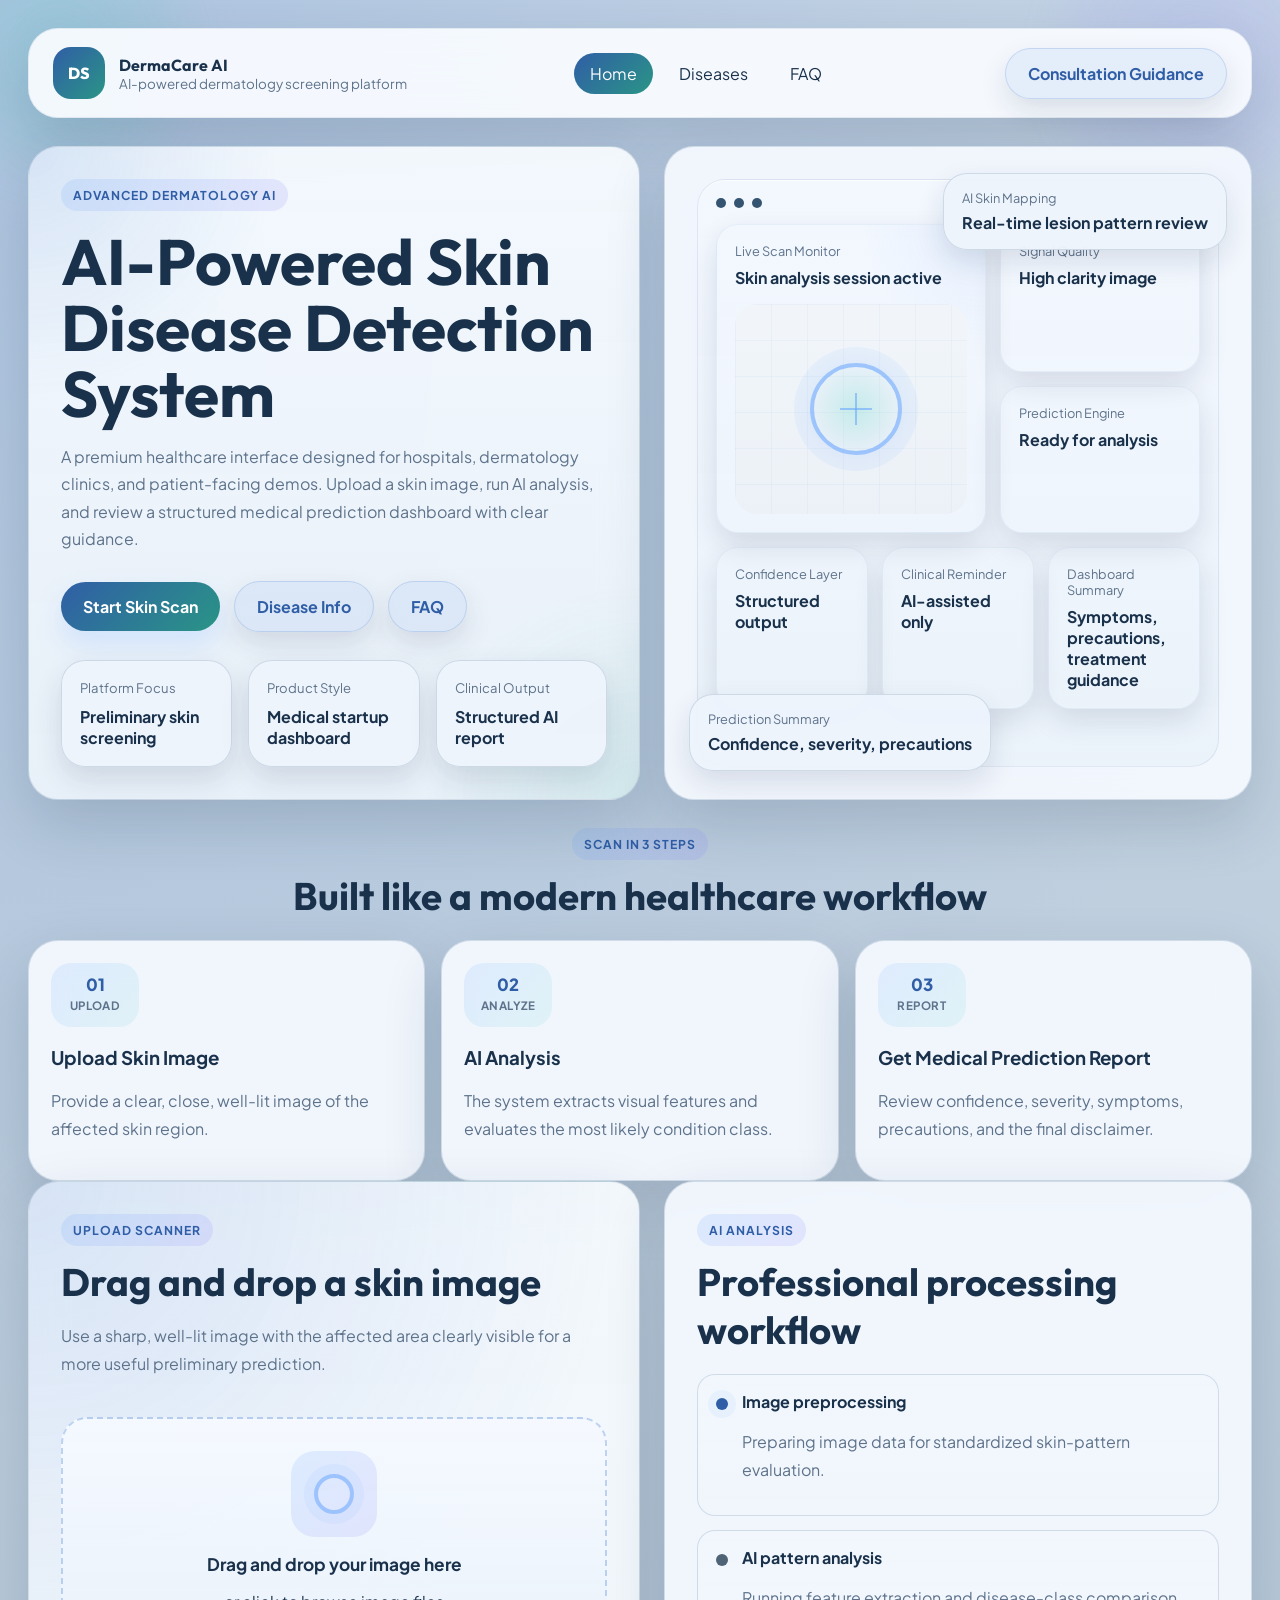
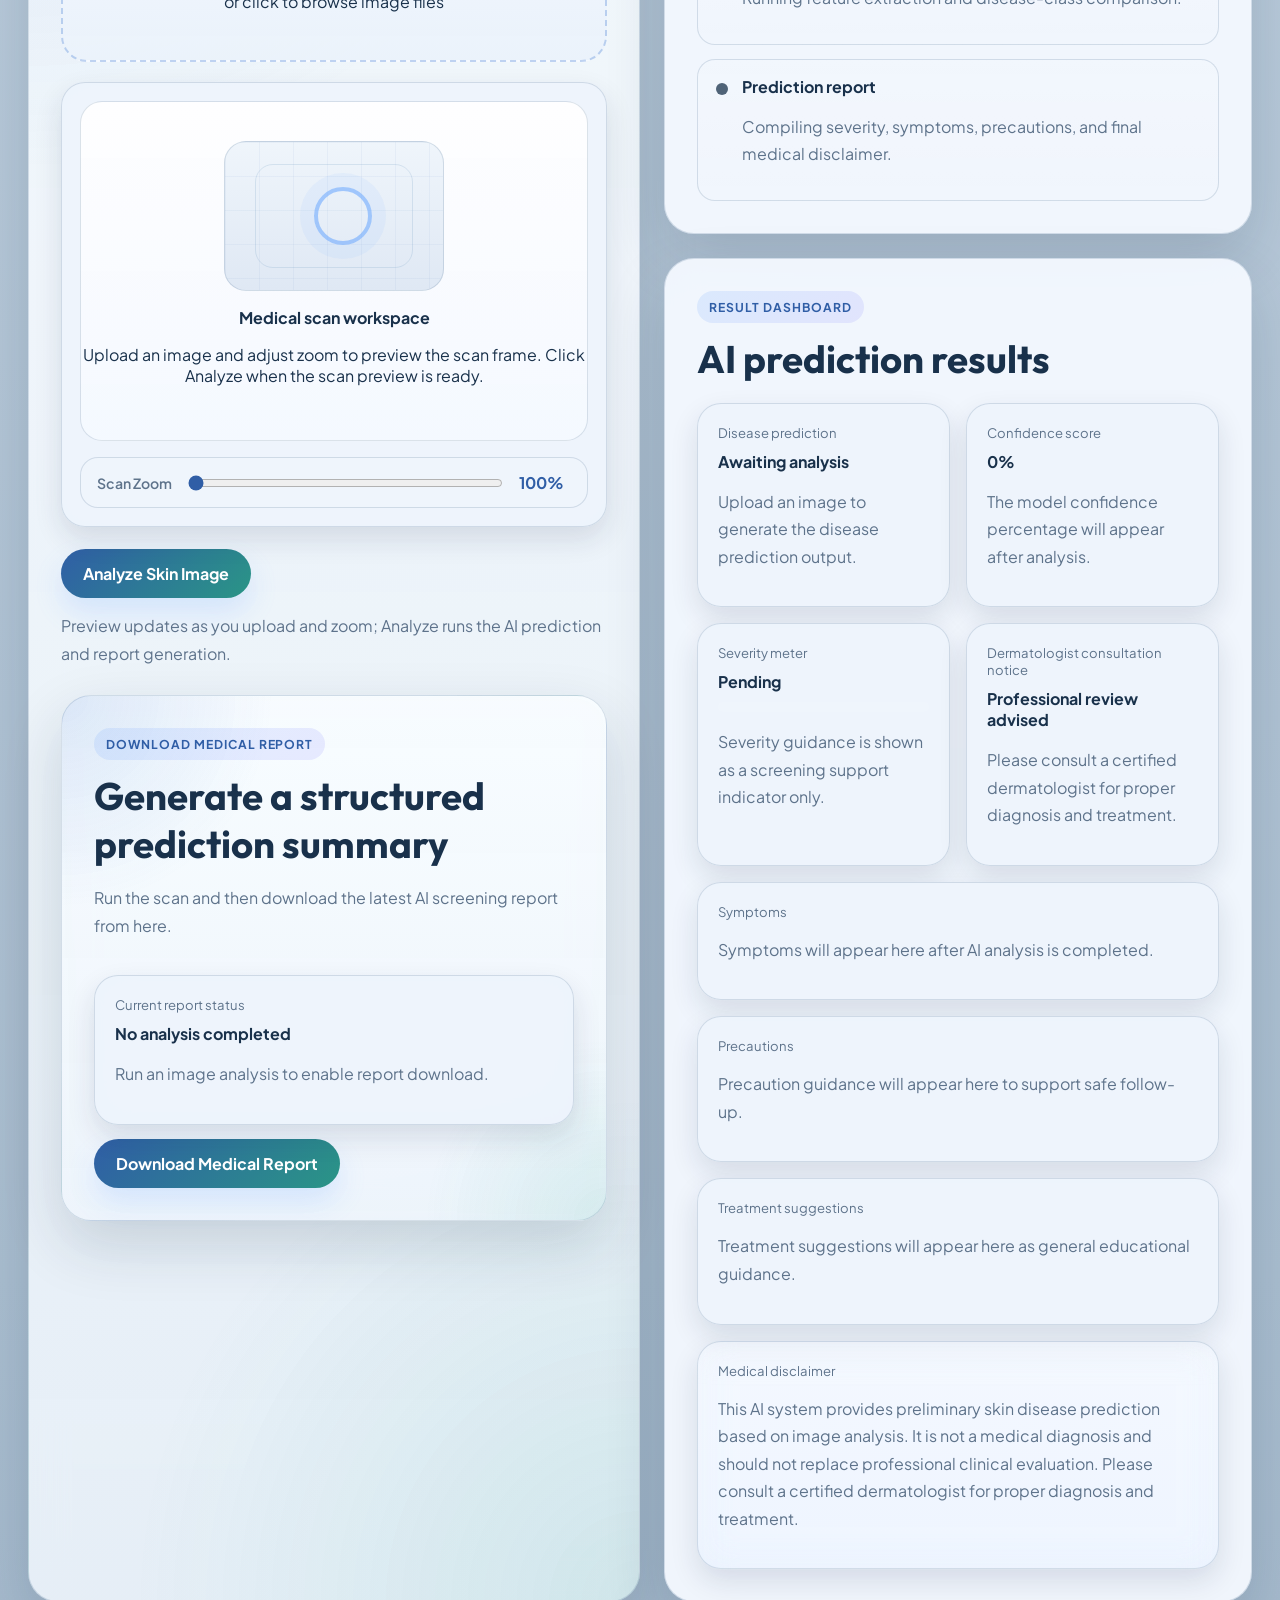
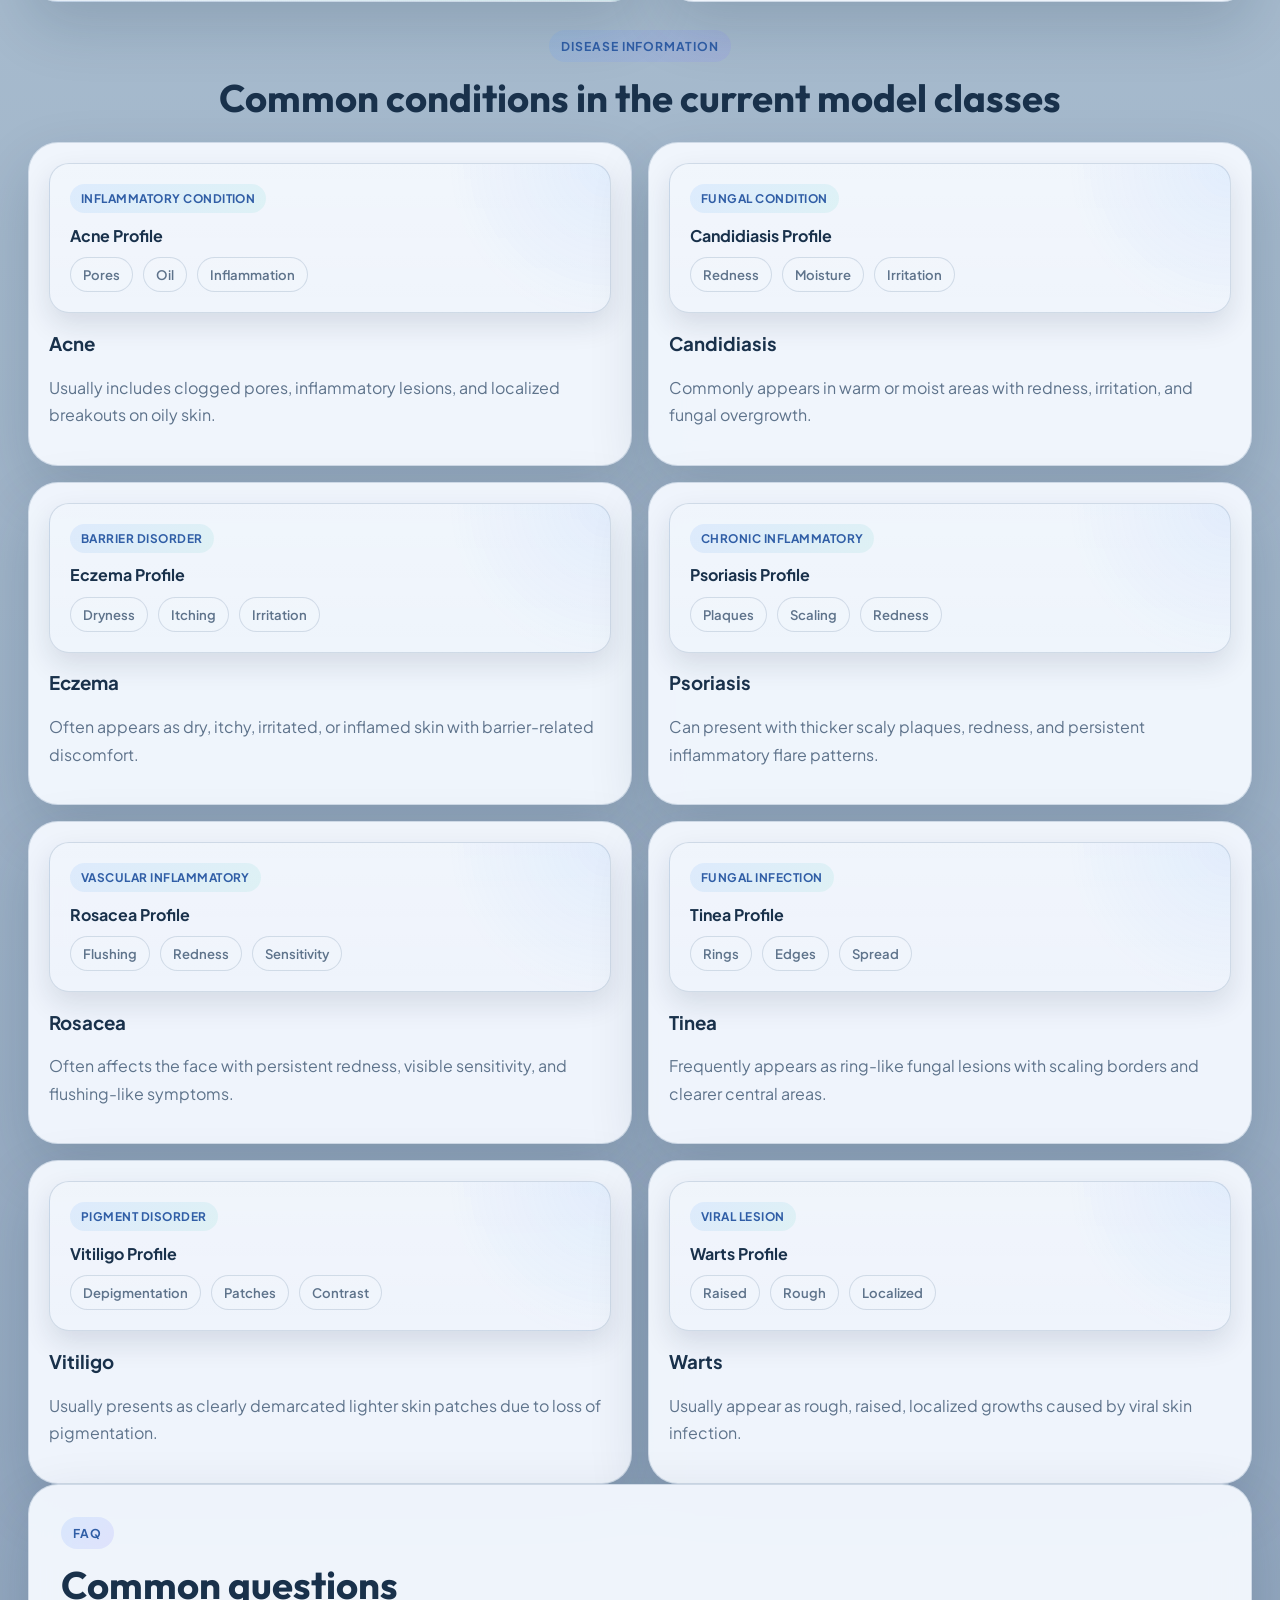
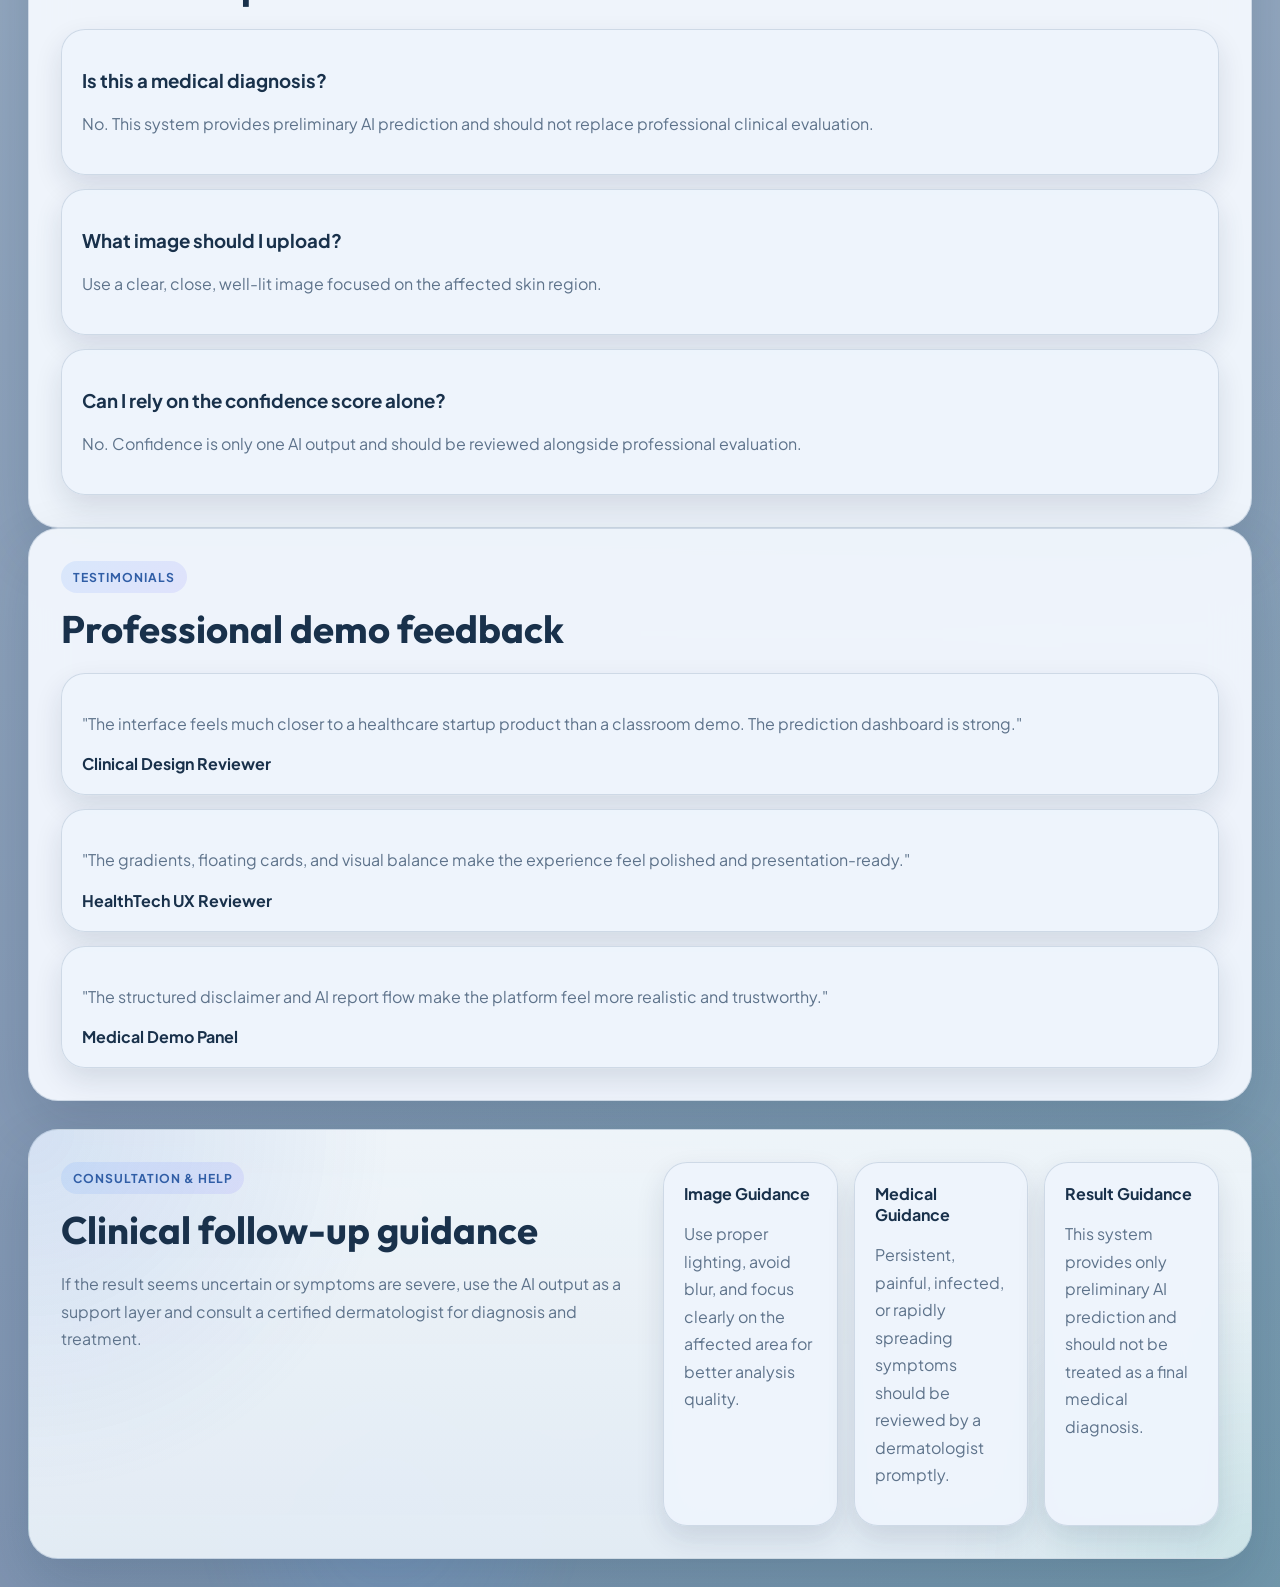
<file: templates/index.html>
<!DOCTYPE html>
<html lang="en">
<head>
<meta charset="UTF-8">
<meta name="viewport" content="width=device-width, initial-scale=1.0">
<title>DermaCare AI | Premium Skin Detection Platform</title>
<link rel="preconnect" href="https://fonts.googleapis.com">
<link rel="preconnect" href="https://fonts.gstatic.com" crossorigin>
<link href="https://fonts.googleapis.com/css2?family=Plus+Jakarta+Sans:wght@400;500;600;700;800&family=Outfit:wght@600;700;800&display=swap" rel="stylesheet">
<link rel="stylesheet" href="/static/css/style.css">
</head>
<body>
<div class="site-shell">
  <div class="ambient ambient-a"></div>
  <div class="ambient ambient-b"></div>
  <div class="ambient ambient-c"></div>

  <header class="topbar glass-panel">
    <a class="brand" href="/">
      <span class="brand-mark">DS</span>
      <div>
        <strong>DermaCare AI</strong>
        <span>AI-powered dermatology screening platform</span>
      </div>
    </a>

    <nav class="nav-links">
      <a class="active" href="/">Home</a>
      <a href="/diseases">Diseases</a>
      <a href="/faq">FAQ</a>
    </nav>

    <a class="btn btn-secondary nav-cta" href="#consultation">Consultation Guidance</a>
  </header>

  <main class="page-home">
    <section class="hero-section">
      <div class="hero-copy glass-panel gradient-panel">
        <span class="eyebrow">Advanced Dermatology AI</span>
        <h1>AI-Powered Skin Disease Detection System</h1>
        <p>
          A premium healthcare interface designed for hospitals, dermatology clinics, and patient-facing demos.
          Upload a skin image, run AI analysis, and review a structured medical prediction dashboard with clear guidance.
        </p>

        <div class="hero-actions">
          <a class="btn btn-primary" href="#scanner">Start Skin Scan</a>
          <a class="btn btn-secondary" href="/diseases">Disease Info</a>
          <a class="btn btn-secondary" href="/faq">FAQ</a>
        </div>

        <div class="hero-stats">
          <article class="stat-card soft-card">
            <span>Platform Focus</span>
            <strong>Preliminary skin screening</strong>
          </article>
          <article class="stat-card soft-card">
            <span>Product Style</span>
            <strong>Medical startup dashboard</strong>
          </article>
          <article class="stat-card soft-card">
            <span>Clinical Output</span>
            <strong>Structured AI report</strong>
          </article>
        </div>
      </div>

      <aside class="hero-visual glass-panel">
        <div class="hero-dashboard">
          <div class="dashboard-window">
            <div class="dashboard-topbar">
              <span class="window-dot"></span>
              <span class="window-dot"></span>
              <span class="window-dot"></span>
            </div>
            <div class="dashboard-grid">
              <div class="dashboard-panel dashboard-panel-primary">
                <span>Live Scan Monitor</span>
                <strong>Skin analysis session active</strong>
                <div class="scan-surface">
                  <div class="scan-surface-glow"></div>
                  <div class="scan-crosshair"></div>
                </div>
              </div>
              <div class="dashboard-side">
                <div class="mini-panel">
                  <span>Signal Quality</span>
                  <strong>High clarity image</strong>
                </div>
                <div class="mini-panel">
                  <span>Prediction Engine</span>
                  <strong>Ready for analysis</strong>
                </div>
              </div>
              <div class="dashboard-metrics">
                <div class="metric-panel">
                  <span>Confidence Layer</span>
                  <strong>Structured output</strong>
                </div>
                <div class="metric-panel">
                  <span>Clinical Reminder</span>
                  <strong>AI-assisted only</strong>
                </div>
                <div class="metric-panel full">
                  <span>Dashboard Summary</span>
                  <strong>Symptoms, precautions, treatment guidance</strong>
                </div>
              </div>
            </div>
          </div>
        </div>

        <div class="floating-card floating-card-top soft-card">
          <span>AI Skin Mapping</span>
          <strong>Real-time lesion pattern review</strong>
        </div>
        <div class="floating-card floating-card-bottom soft-card">
          <span>Prediction Summary</span>
          <strong>Confidence, severity, precautions</strong>
        </div>
      </aside>
    </section>

    <section class="steps-section">
      <div class="section-heading">
        <span class="eyebrow">Scan In 3 Steps</span>
        <h2>Built like a modern healthcare workflow</h2>
      </div>

      <div class="steps-grid">
        <article class="step-card glass-panel">
          <div class="step-icon">
            <span>01</span>
            <small>Upload</small>
          </div>
          <h3>Upload Skin Image</h3>
          <p>Provide a clear, close, well-lit image of the affected skin region.</p>
        </article>
        <article class="step-card glass-panel">
          <div class="step-icon">
            <span>02</span>
            <small>Analyze</small>
          </div>
          <h3>AI Analysis</h3>
          <p>The system extracts visual features and evaluates the most likely condition class.</p>
        </article>
        <article class="step-card glass-panel">
          <div class="step-icon">
            <span>03</span>
            <small>Report</small>
          </div>
          <h3>Get Medical Prediction Report</h3>
          <p>Review confidence, severity, symptoms, precautions, and the final disclaimer.</p>
        </article>
      </div>
    </section>

    <section id="scanner" class="scanner-section">
      <div class="scanner-panel glass-panel gradient-panel">
        <div class="section-heading left">
          <span class="eyebrow">Upload Scanner</span>
          <h2>Drag and drop a skin image</h2>
          <p>Use a sharp, well-lit image with the affected area clearly visible for a more useful preliminary prediction.</p>
        </div>

        <label class="upload-zone" id="uploadZone" for="imageInput">
          <input type="file" id="imageInput" accept="image/*">
          <div class="upload-content">
            <div class="upload-graphic">
              <div class="upload-graphic-inner"></div>
            </div>
            <strong>Drag and drop your image here</strong>
            <p>or click to browse image files</p>
          </div>
          <img id="uploadPreview" class="upload-preview hidden" alt="Uploaded image preview">
        </label>

        <div class="scan-workspace glass-subcard">
          <div class="scan-stage" id="scanStage">
            <div class="scan-image-wrap" id="scanImageWrap">
              <img id="preview" alt="Skin image scan view">
            </div>
            <div class="scan-overlay hidden" id="scanOverlay">
              <div class="scan-frame">
                <div class="scan-line"></div>
              </div>
            </div>
            <div class="preview-placeholder" id="previewPlaceholder">
              <div class="preview-visual">
                <div class="preview-grid-line"></div>
                <div class="preview-grid-line second"></div>
                <div class="preview-ring"></div>
              </div>
              <strong>Medical scan workspace</strong>
              <p>Upload an image and adjust zoom to preview the scan frame. Click Analyze when the scan preview is ready.</p>
            </div>
          </div>

          <div class="zoom-controls">
            <span>Scan Zoom</span>
            <input type="range" id="zoomSlider" min="100" max="220" value="100">
            <strong id="zoomValue">100%</strong>
          </div>
        </div>

        <div class="scanner-actions">
          <button class="btn btn-primary" type="button" onclick="analyze()">Analyze Skin Image</button>
          <p class="micro-copy">Preview updates as you upload and zoom; Analyze runs the AI prediction and report generation.</p>
        </div>

        <section class="report-section glass-panel gradient-panel">
          <div class="section-heading left">
            <span class="eyebrow">Download Medical Report</span>
            <h2>Generate a structured prediction summary</h2>
            <p>Run the scan and then download the latest AI screening report from here.</p>
          </div>

          <div class="report-layout">
            <div class="report-summary glass-subcard">
              <span>Current report status</span>
              <strong id="reportDisease">No analysis completed</strong>
              <p id="reportMeta">Run an image analysis to enable report download.</p>
            </div>
            <button class="btn btn-primary" type="button" id="downloadReportBtn">Download Medical Report</button>
          </div>
        </section>
      </div>

      <div class="analysis-column">
        <section class="progress-panel glass-panel">
          <div class="panel-header">
            <div>
          <span class="eyebrow">AI Analysis</span>
          <h2>Professional processing workflow</h2>
        </div>
            <div id="loader" class="loader-ring" aria-hidden="true"></div>
          </div>

          <div class="progress-list" id="progressList">
            <article class="progress-item active">
              <span class="progress-dot"></span>
              <div>
                <strong>Image preprocessing</strong>
                <p>Preparing image data for standardized skin-pattern evaluation.</p>
              </div>
            </article>
            <article class="progress-item">
              <span class="progress-dot"></span>
              <div>
                <strong>AI pattern analysis</strong>
                <p>Running feature extraction and disease-class comparison.</p>
              </div>
            </article>
            <article class="progress-item">
              <span class="progress-dot"></span>
              <div>
                <strong>Prediction report</strong>
                <p>Compiling severity, symptoms, precautions, and final medical disclaimer.</p>
              </div>
            </article>
          </div>
        </section>

        <section id="resultDashboard" class="results-panel glass-panel">
          <div class="section-heading left">
            <span class="eyebrow">Result Dashboard</span>
            <h2>AI prediction results</h2>
          </div>

          <div id="result" class="result-grid">
            <article class="result-card glass-subcard">
              <span>Disease prediction</span>
              <strong>Awaiting analysis</strong>
              <p>Upload an image to generate the disease prediction output.</p>
            </article>
            <article class="result-card glass-subcard">
              <span>Confidence score</span>
              <strong>0%</strong>
              <p>The model confidence percentage will appear after analysis.</p>
            </article>
            <article class="result-card glass-subcard">
              <span>Severity meter</span>
              <strong>Pending</strong>
              <div class="severity-meter">
                <div class="severity-fill" style="width: 0%"></div>
              </div>
              <p>Severity guidance is shown as a screening support indicator only.</p>
            </article>
            <article class="result-card glass-subcard">
              <span>Dermatologist consultation notice</span>
              <strong>Professional review advised</strong>
              <p>Please consult a certified dermatologist for proper diagnosis and treatment.</p>
            </article>
            <article class="result-card glass-subcard full">
              <span>Symptoms</span>
              <p>Symptoms will appear here after AI analysis is completed.</p>
            </article>
            <article class="result-card glass-subcard full">
              <span>Precautions</span>
              <p>Precaution guidance will appear here to support safe follow-up.</p>
            </article>
            <article class="result-card glass-subcard full">
              <span>Treatment suggestions</span>
              <p>Treatment suggestions will appear here as general educational guidance.</p>
            </article>
            <article class="result-card glass-subcard full disclaimer-card">
              <span>Medical disclaimer</span>
              <p>This AI system provides preliminary skin disease prediction based on image analysis. It is not a medical diagnosis and should not replace professional clinical evaluation. Please consult a certified dermatologist for proper diagnosis and treatment.</p>
            </article>
          </div>
        </section>
      </div>
    </section>

    <section class="disease-section">
      <div class="section-heading">
        <span class="eyebrow">Disease Information</span>
        <h2>Common conditions in the current model classes</h2>
      </div>

      <div class="disease-grid">
        <article class="disease-card glass-panel">
          <div class="disease-visual-card">
            <span class="disease-label">Inflammatory Condition</span>
            <strong>Acne Profile</strong>
            <div class="disease-points">
              <span>Pores</span>
              <span>Oil</span>
              <span>Inflammation</span>
            </div>
          </div>
          <h3>Acne</h3>
          <p>Usually includes clogged pores, inflammatory lesions, and localized breakouts on oily skin.</p>
        </article>
        <article class="disease-card glass-panel">
          <div class="disease-visual-card">
            <span class="disease-label">Fungal Condition</span>
            <strong>Candidiasis Profile</strong>
            <div class="disease-points">
              <span>Redness</span>
              <span>Moisture</span>
              <span>Irritation</span>
            </div>
          </div>
          <h3>Candidiasis</h3>
          <p>Commonly appears in warm or moist areas with redness, irritation, and fungal overgrowth.</p>
        </article>
        <article class="disease-card glass-panel">
          <div class="disease-visual-card">
            <span class="disease-label">Barrier Disorder</span>
            <strong>Eczema Profile</strong>
            <div class="disease-points">
              <span>Dryness</span>
              <span>Itching</span>
              <span>Irritation</span>
            </div>
          </div>
          <h3>Eczema</h3>
          <p>Often appears as dry, itchy, irritated, or inflamed skin with barrier-related discomfort.</p>
        </article>
        <article class="disease-card glass-panel">
          <div class="disease-visual-card">
            <span class="disease-label">Chronic Inflammatory</span>
            <strong>Psoriasis Profile</strong>
            <div class="disease-points">
              <span>Plaques</span>
              <span>Scaling</span>
              <span>Redness</span>
            </div>
          </div>
          <h3>Psoriasis</h3>
          <p>Can present with thicker scaly plaques, redness, and persistent inflammatory flare patterns.</p>
        </article>
        <article class="disease-card glass-panel">
          <div class="disease-visual-card">
            <span class="disease-label">Vascular Inflammatory</span>
            <strong>Rosacea Profile</strong>
            <div class="disease-points">
              <span>Flushing</span>
              <span>Redness</span>
              <span>Sensitivity</span>
            </div>
          </div>
          <h3>Rosacea</h3>
          <p>Often affects the face with persistent redness, visible sensitivity, and flushing-like symptoms.</p>
        </article>
        <article class="disease-card glass-panel">
          <div class="disease-visual-card">
            <span class="disease-label">Fungal Infection</span>
            <strong>Tinea Profile</strong>
            <div class="disease-points">
              <span>Rings</span>
              <span>Edges</span>
              <span>Spread</span>
            </div>
          </div>
          <h3>Tinea</h3>
          <p>Frequently appears as ring-like fungal lesions with scaling borders and clearer central areas.</p>
        </article>
        <article class="disease-card glass-panel">
          <div class="disease-visual-card">
            <span class="disease-label">Pigment Disorder</span>
            <strong>Vitiligo Profile</strong>
            <div class="disease-points">
              <span>Depigmentation</span>
              <span>Patches</span>
              <span>Contrast</span>
            </div>
          </div>
          <h3>Vitiligo</h3>
          <p>Usually presents as clearly demarcated lighter skin patches due to loss of pigmentation.</p>
        </article>
        <article class="disease-card glass-panel">
          <div class="disease-visual-card">
            <span class="disease-label">Viral Lesion</span>
            <strong>Warts Profile</strong>
            <div class="disease-points">
              <span>Raised</span>
              <span>Rough</span>
              <span>Localized</span>
            </div>
          </div>
          <h3>Warts</h3>
          <p>Usually appear as rough, raised, localized growths caused by viral skin infection.</p>
        </article>
      </div>
    </section>

      <section class="faq-section glass-panel">
        <div class="section-heading left">
          <span class="eyebrow">FAQ</span>
          <h2>Common questions</h2>
        </div>
        <div class="faq-list">
          <article class="faq-item glass-subcard">
            <h3>Is this a medical diagnosis?</h3>
            <p>No. This system provides preliminary AI prediction and should not replace professional clinical evaluation.</p>
          </article>
          <article class="faq-item glass-subcard">
            <h3>What image should I upload?</h3>
            <p>Use a clear, close, well-lit image focused on the affected skin region.</p>
          </article>
          <article class="faq-item glass-subcard">
            <h3>Can I rely on the confidence score alone?</h3>
            <p>No. Confidence is only one AI output and should be reviewed alongside professional evaluation.</p>
          </article>
        </div>
      </section>

      <section class="testimonial-section glass-panel">
        <div class="section-heading left">
          <span class="eyebrow">Testimonials</span>
          <h2>Professional demo feedback</h2>
        </div>
        <div class="testimonial-list">
          <article class="testimonial-item glass-subcard">
            <p>"The interface feels much closer to a healthcare startup product than a classroom demo. The prediction dashboard is strong."</p>
            <strong>Clinical Design Reviewer</strong>
          </article>
          <article class="testimonial-item glass-subcard">
            <p>"The gradients, floating cards, and visual balance make the experience feel polished and presentation-ready."</p>
            <strong>HealthTech UX Reviewer</strong>
          </article>
          <article class="testimonial-item glass-subcard">
            <p>"The structured disclaimer and AI report flow make the platform feel more realistic and trustworthy."</p>
            <strong>Medical Demo Panel</strong>
          </article>
        </div>
      </section>
    </section>

    <section id="consultation" class="consultation-section glass-panel gradient-panel">
      <div class="consultation-copy">
        <span class="eyebrow">Consultation & Help</span>
        <h2>Clinical follow-up guidance</h2>
        <p>If the result seems uncertain or symptoms are severe, use the AI output as a support layer and consult a certified dermatologist for diagnosis and treatment.</p>
      </div>

      <div class="consultation-grid">
        <article class="consultation-card glass-subcard">
          <strong>Image Guidance</strong>
          <p>Use proper lighting, avoid blur, and focus clearly on the affected area for better analysis quality.</p>
        </article>
        <article class="consultation-card glass-subcard">
          <strong>Medical Guidance</strong>
          <p>Persistent, painful, infected, or rapidly spreading symptoms should be reviewed by a dermatologist promptly.</p>
        </article>
        <article class="consultation-card glass-subcard">
          <strong>Result Guidance</strong>
          <p>This system provides only preliminary AI prediction and should not be treated as a final medical diagnosis.</p>
        </article>
      </div>
    </section>
  </main>
</div>

<script src="/static/js/main.js"></script>
</body>
</html>
</file>
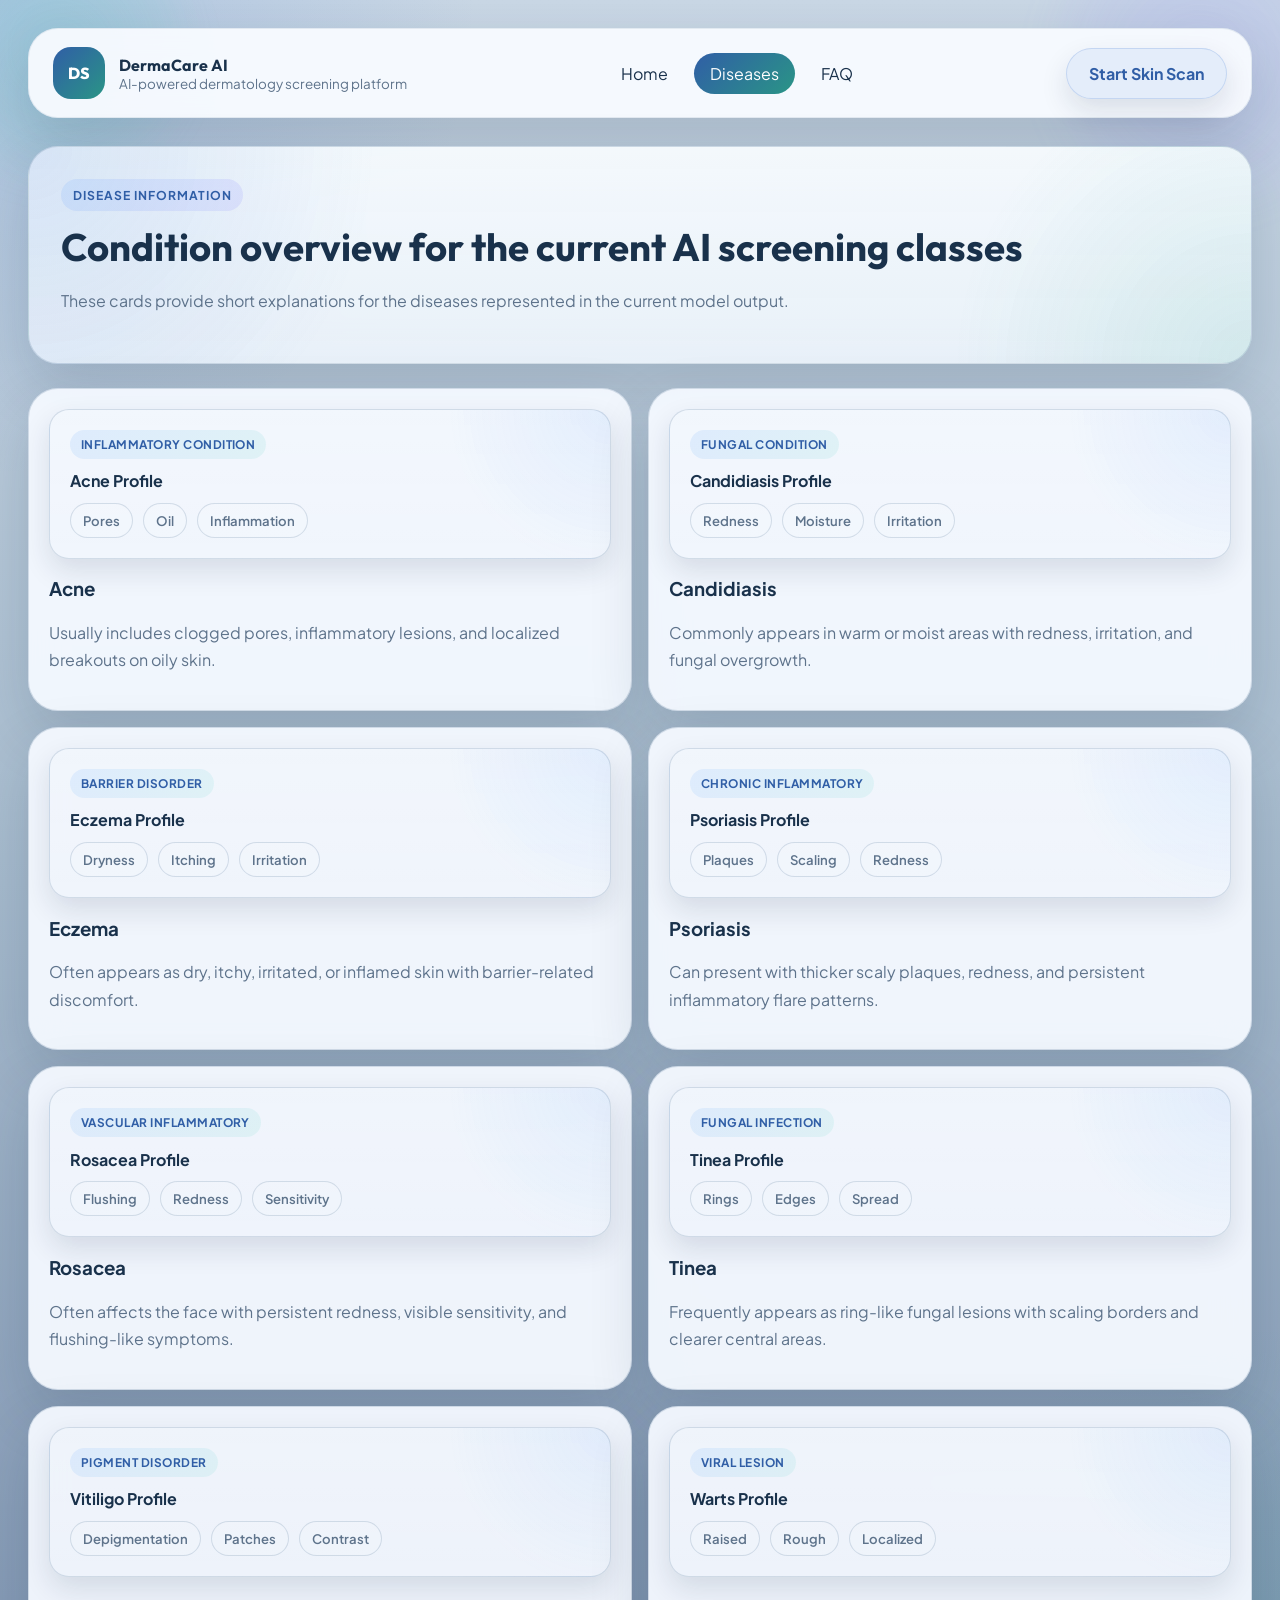
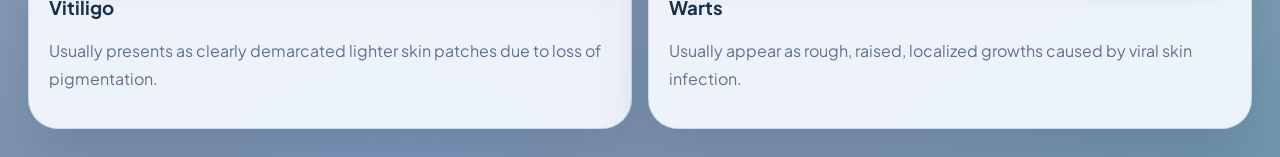
<file: templates/diseases.html>
<!DOCTYPE html>
<html lang="en">
<head>
<meta charset="UTF-8">
<meta name="viewport" content="width=device-width, initial-scale=1.0">
<title>DermaCare AI | Diseases</title>
<link rel="preconnect" href="https://fonts.googleapis.com">
<link rel="preconnect" href="https://fonts.gstatic.com" crossorigin>
<link href="https://fonts.googleapis.com/css2?family=Plus+Jakarta+Sans:wght@400;500;600;700;800&family=Outfit:wght@600;700;800&display=swap" rel="stylesheet">
<link rel="stylesheet" href="/static/css/style.css">
</head>
<body>
<div class="site-shell">
  <div class="ambient ambient-a"></div>
  <div class="ambient ambient-b"></div>
  <div class="ambient ambient-c"></div>

  <header class="topbar glass-panel">
    <a class="brand" href="/">
      <span class="brand-mark">DS</span>
      <div>
        <strong>DermaCare AI</strong>
        <span>AI-powered dermatology screening platform</span>
      </div>
    </a>

    <nav class="nav-links">
      <a href="/">Home</a>
      <a class="active" href="/diseases">Diseases</a>
      <a href="/faq">FAQ</a>
    </nav>

    <a class="btn btn-secondary nav-cta" href="/#scanner">Start Skin Scan</a>
  </header>

  <main class="page-standard">
    <section class="page-banner glass-panel gradient-panel">
      <span class="eyebrow">Disease Information</span>
      <h1>Condition overview for the current AI screening classes</h1>
      <p>These cards provide short explanations for the diseases represented in the current model output.</p>
    </section>

    <section class="disease-grid">
      <article class="disease-card glass-panel">
        <div class="disease-visual-card">
          <span class="disease-label">Inflammatory Condition</span>
          <strong>Acne Profile</strong>
          <div class="disease-points">
            <span>Pores</span>
            <span>Oil</span>
            <span>Inflammation</span>
          </div>
        </div>
        <h3>Acne</h3>
        <p>Usually includes clogged pores, inflammatory lesions, and localized breakouts on oily skin.</p>
      </article>
      <article class="disease-card glass-panel">
        <div class="disease-visual-card">
          <span class="disease-label">Fungal Condition</span>
          <strong>Candidiasis Profile</strong>
          <div class="disease-points">
            <span>Redness</span>
            <span>Moisture</span>
            <span>Irritation</span>
          </div>
        </div>
        <h3>Candidiasis</h3>
        <p>Commonly appears in warm or moist areas with redness, irritation, and fungal overgrowth.</p>
      </article>
      <article class="disease-card glass-panel">
        <div class="disease-visual-card">
          <span class="disease-label">Barrier Disorder</span>
          <strong>Eczema Profile</strong>
          <div class="disease-points">
            <span>Dryness</span>
            <span>Itching</span>
            <span>Irritation</span>
          </div>
        </div>
        <h3>Eczema</h3>
        <p>Often appears as dry, itchy, irritated, or inflamed skin with barrier-related discomfort.</p>
      </article>
      <article class="disease-card glass-panel">
        <div class="disease-visual-card">
          <span class="disease-label">Chronic Inflammatory</span>
          <strong>Psoriasis Profile</strong>
          <div class="disease-points">
            <span>Plaques</span>
            <span>Scaling</span>
            <span>Redness</span>
          </div>
        </div>
        <h3>Psoriasis</h3>
        <p>Can present with thicker scaly plaques, redness, and persistent inflammatory flare patterns.</p>
      </article>
      <article class="disease-card glass-panel">
        <div class="disease-visual-card">
          <span class="disease-label">Vascular Inflammatory</span>
          <strong>Rosacea Profile</strong>
          <div class="disease-points">
            <span>Flushing</span>
            <span>Redness</span>
            <span>Sensitivity</span>
          </div>
        </div>
        <h3>Rosacea</h3>
        <p>Often affects the face with persistent redness, visible sensitivity, and flushing-like symptoms.</p>
      </article>
      <article class="disease-card glass-panel">
        <div class="disease-visual-card">
          <span class="disease-label">Fungal Infection</span>
          <strong>Tinea Profile</strong>
          <div class="disease-points">
            <span>Rings</span>
            <span>Edges</span>
            <span>Spread</span>
          </div>
        </div>
        <h3>Tinea</h3>
        <p>Frequently appears as ring-like fungal lesions with scaling borders and clearer central areas.</p>
      </article>
      <article class="disease-card glass-panel">
        <div class="disease-visual-card">
          <span class="disease-label">Pigment Disorder</span>
          <strong>Vitiligo Profile</strong>
          <div class="disease-points">
            <span>Depigmentation</span>
            <span>Patches</span>
            <span>Contrast</span>
          </div>
        </div>
        <h3>Vitiligo</h3>
        <p>Usually presents as clearly demarcated lighter skin patches due to loss of pigmentation.</p>
      </article>
      <article class="disease-card glass-panel">
        <div class="disease-visual-card">
          <span class="disease-label">Viral Lesion</span>
          <strong>Warts Profile</strong>
          <div class="disease-points">
            <span>Raised</span>
            <span>Rough</span>
            <span>Localized</span>
          </div>
        </div>
        <h3>Warts</h3>
        <p>Usually appear as rough, raised, localized growths caused by viral skin infection.</p>
      </article>
    </section>
  </main>
</div>
</body>
</html>
</file>
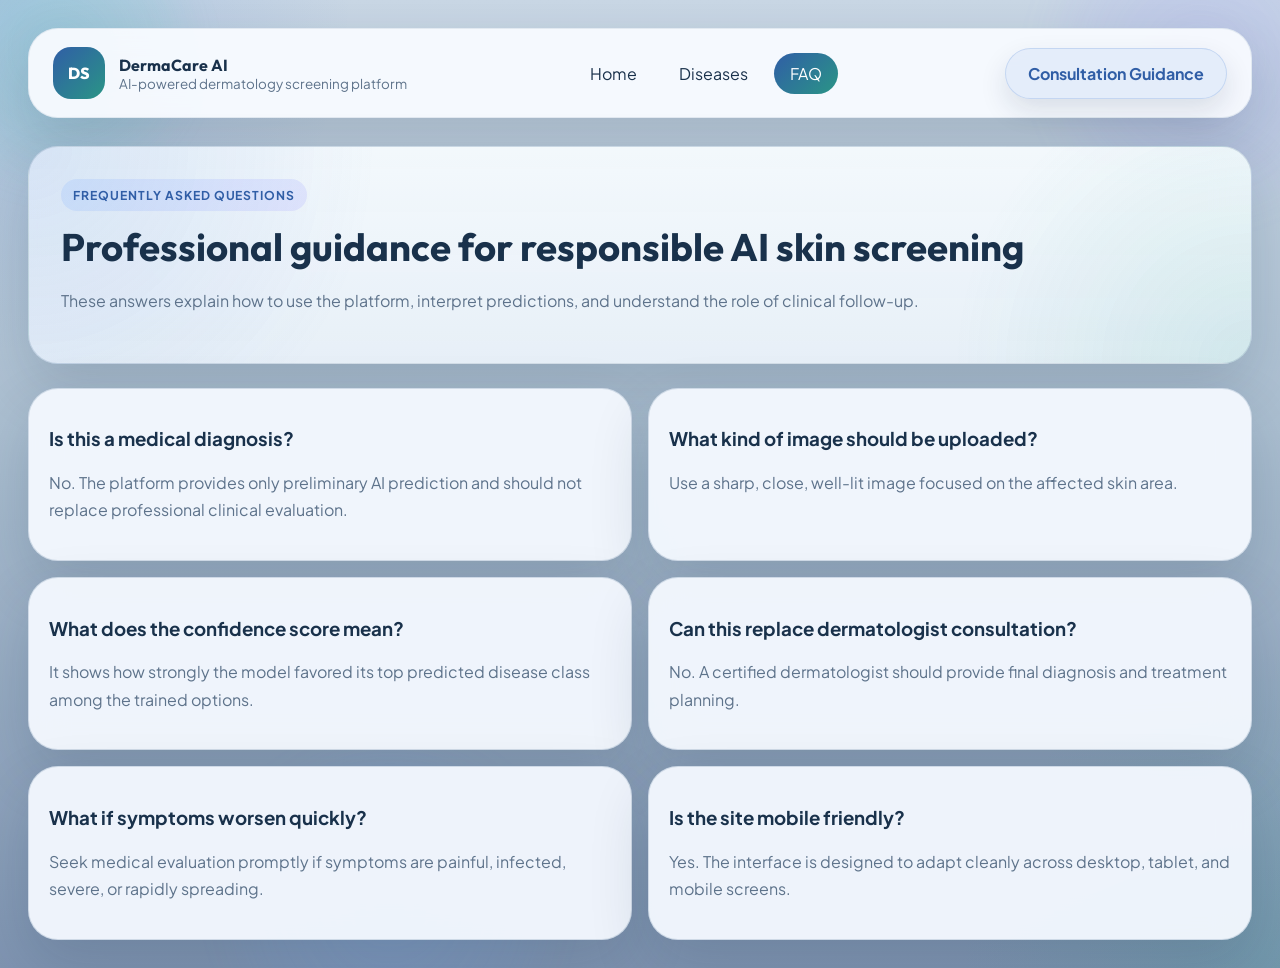
<file: templates/faq.html>
<!DOCTYPE html>
<html lang="en">
<head>
<meta charset="UTF-8">
<meta name="viewport" content="width=device-width, initial-scale=1.0">
<title>DermaCare AI | FAQ</title>
<link rel="preconnect" href="https://fonts.googleapis.com">
<link rel="preconnect" href="https://fonts.gstatic.com" crossorigin>
<link href="https://fonts.googleapis.com/css2?family=Plus+Jakarta+Sans:wght@400;500;600;700;800&family=Outfit:wght@600;700;800&display=swap" rel="stylesheet">
<link rel="stylesheet" href="/static/css/style.css">
</head>
<body>
<div class="site-shell">
  <div class="ambient ambient-a"></div>
  <div class="ambient ambient-b"></div>
  <div class="ambient ambient-c"></div>

  <header class="topbar glass-panel">
    <a class="brand" href="/">
      <span class="brand-mark">DS</span>
      <div>
        <strong>DermaCare AI</strong>
        <span>AI-powered dermatology screening platform</span>
      </div>
    </a>

    <nav class="nav-links">
      <a href="/">Home</a>
      <a href="/diseases">Diseases</a>
      <a class="active" href="/faq">FAQ</a>
    </nav>

    <a class="btn btn-secondary nav-cta" href="/#consultation">Consultation Guidance</a>
  </header>

  <main class="page-standard">
    <section class="page-banner glass-panel gradient-panel">
      <span class="eyebrow">Frequently Asked Questions</span>
      <h1>Professional guidance for responsible AI skin screening</h1>
      <p>These answers explain how to use the platform, interpret predictions, and understand the role of clinical follow-up.</p>
    </section>

    <section class="faq-page-grid">
      <article class="faq-page-card glass-panel">
        <h3>Is this a medical diagnosis?</h3>
        <p>No. The platform provides only preliminary AI prediction and should not replace professional clinical evaluation.</p>
      </article>
      <article class="faq-page-card glass-panel">
        <h3>What kind of image should be uploaded?</h3>
        <p>Use a sharp, close, well-lit image focused on the affected skin area.</p>
      </article>
      <article class="faq-page-card glass-panel">
        <h3>What does the confidence score mean?</h3>
        <p>It shows how strongly the model favored its top predicted disease class among the trained options.</p>
      </article>
      <article class="faq-page-card glass-panel">
        <h3>Can this replace dermatologist consultation?</h3>
        <p>No. A certified dermatologist should provide final diagnosis and treatment planning.</p>
      </article>
      <article class="faq-page-card glass-panel">
        <h3>What if symptoms worsen quickly?</h3>
        <p>Seek medical evaluation promptly if symptoms are painful, infected, severe, or rapidly spreading.</p>
      </article>
      <article class="faq-page-card glass-panel">
        <h3>Is the site mobile friendly?</h3>
        <p>Yes. The interface is designed to adapt cleanly across desktop, tablet, and mobile screens.</p>
      </article>
    </section>
  </main>
</div>
</body>
</html>
</file>
<file: static/css/style.css>
:root{
  --bg:#c7d4e2;
  --surface:rgba(245, 249, 255, 0.94);
  --surface-strong:rgba(238, 244, 252, 0.96);
  --border:rgba(106, 133, 162, 0.24);
  --text:#19314b;
  --muted:#5e738b;
  --primary:#305ea6;
  --teal:#2a9586;
  --purple:#6754ae;
  --soft-blue:#bacce1;
  --soft-teal:#aad2c6;
  --soft-purple:#d4c8ec;
  --shadow:0 24px 60px rgba(15, 35, 62, 0.16);
  --shadow-soft:0 12px 28px rgba(15, 35, 62, 0.12);
  --radius-xl:30px;
  --radius-lg:24px;
  --radius-md:18px;
}

*{
  box-sizing:border-box;
}

html{
  scroll-behavior:smooth;
}

body{
  margin:0;
  font-family:"Plus Jakarta Sans", sans-serif;
  color:var(--text);
  background:
    radial-gradient(circle at top left, rgba(47, 108, 204, 0.18), transparent 22%),
    radial-gradient(circle at bottom right, rgba(42, 168, 143, 0.16), transparent 20%),
    linear-gradient(180deg, #c9d7e5 0%, #aabed0 45%, #7f94b1 100%);
  min-height:100vh;
}

a{
  color:inherit;
  text-decoration:none;
}

button,
input{
  font:inherit;
}

img,
svg{
  display:block;
  max-width:100%;
}

.site-shell{
  position:relative;
  overflow:hidden;
  min-height:100vh;
  padding:28px;
}

.ambient{
  position:absolute;
  border-radius:999px;
  filter:blur(18px);
  pointer-events:none;
}

.ambient-a{
  top:-80px;
  left:-70px;
  width:260px;
  height:260px;
  background:radial-gradient(circle, rgba(65, 208, 187, 0.20), rgba(65, 208, 187, 0));
}

.ambient-b{
  top:-90px;
  right:-70px;
  width:300px;
  height:300px;
  background:radial-gradient(circle, rgba(142, 134, 255, 0.18), rgba(142, 134, 255, 0));
}

.ambient-c{
  bottom:-100px;
  left:18%;
  width:320px;
  height:320px;
  background:radial-gradient(circle, rgba(104, 166, 255, 0.16), rgba(104, 166, 255, 0));
}

.glass-panel,
.glass-subcard,
.soft-card{
  border:1px solid var(--border);
  box-shadow:var(--shadow);
}

.glass-panel,
.glass-subcard{
  background:var(--surface);
  backdrop-filter:blur(18px);
  -webkit-backdrop-filter:blur(18px);
}

.glass-panel{
  border-radius:var(--radius-xl);
}

.glass-subcard,
.soft-card{
  border-radius:var(--radius-lg);
  background:var(--surface-strong);
  box-shadow:var(--shadow-soft);
}

.gradient-panel{
  background:
    radial-gradient(circle at top left, rgba(47, 108, 204, 0.14), transparent 28%),
    radial-gradient(circle at bottom right, rgba(42, 168, 143, 0.12), transparent 24%),
    linear-gradient(180deg, rgba(248, 252, 255, 0.92), rgba(237, 244, 251, 0.90));
}

.topbar{
  position:relative;
  z-index:1;
  max-width:1280px;
  margin:0 auto 28px;
  padding:18px 24px;
  display:flex;
  align-items:center;
  justify-content:space-between;
  gap:18px;
  background:rgba(248, 251, 255, 0.95);
  color:var(--text);
  border:1px solid rgba(106, 133, 162, 0.14);
}

.brand{
  display:flex;
  align-items:center;
  gap:14px;
}

.brand-mark{
  width:52px;
  height:52px;
  border-radius:18px;
  display:grid;
  place-items:center;
  color:#fff;
  font-family:"Outfit", sans-serif;
  font-weight:800;
  background:linear-gradient(135deg, var(--primary), var(--teal));
}

.brand strong,
.hero-copy h1,
.section-heading h2,
.panel-header h2,
.page-banner h1,
.consultation-copy h2{
  font-family:"Outfit", sans-serif;
}

.brand strong{
  display:block;
  font-size:1rem;
}

.brand span:last-child{
  display:block;
  color:var(--muted);
  font-size:0.84rem;
}

.nav-links{
  display:flex;
  align-items:center;
  gap:10px;
  flex-wrap:wrap;
}

.nav-links a{
  padding:10px 16px;
  border-radius:999px;
  color:var(--text);
  transition:background 0.22s ease, color 0.22s ease;
}

.nav-links a.active,
.nav-links a:hover{
  color:#fff;
  background:linear-gradient(135deg, var(--primary), var(--teal));
}

.nav-cta{
  white-space:nowrap;
}

.page-home,
.page-standard{
  position:relative;
  z-index:1;
  max-width:1280px;
  margin:0 auto;
}

.hero-section,
.scanner-section,
.consultation-section{
  display:grid;
  grid-template-columns:1.02fr 0.98fr;
  gap:24px;
  align-items:stretch;
}

.hero-copy,
.hero-visual,
.scanner-panel,
.progress-panel,
.results-panel,
.report-section,
.faq-section,
.testimonial-section,
.consultation-section,
.page-banner{
  padding:32px;
}

.eyebrow{
  display:inline-block;
  padding:8px 12px;
  border-radius:999px;
  background:linear-gradient(135deg, rgba(104, 166, 255, 0.16), rgba(142, 134, 255, 0.16));
  color:var(--primary);
  font-size:0.76rem;
  font-weight:700;
  letter-spacing:0.08em;
  text-transform:uppercase;
}

.hero-copy h1{
  margin:18px 0 16px;
  font-size:clamp(2.7rem, 5vw, 4.8rem);
  line-height:1.03;
}

.hero-copy,
.scanner-panel,
.report-section,
.consultation-section{
  position:relative;
}

.hero-copy p,
.section-heading p,
.step-card p,
.progress-item p,
.result-card p,
.disease-card p,
.report-summary p,
.faq-item p,
.testimonial-item p,
.consultation-copy p,
.consultation-card p,
.page-banner p,
.faq-page-card p,
.micro-copy{
  color:var(--muted);
  line-height:1.72;
}

.hero-actions,
.scanner-actions,
.report-layout{
  display:flex;
  align-items:center;
  gap:14px;
  flex-wrap:wrap;
}

.hero-actions{
  margin-top:28px;
}

.btn{
  border:none;
  border-radius:999px;
  padding:14px 22px;
  font-weight:700;
  cursor:pointer;
  transition:transform 0.2s ease, box-shadow 0.2s ease;
}

.btn:hover{
  transform:translateY(-1px);
}

.btn-primary{
  color:#fff;
  background:linear-gradient(135deg, var(--primary), var(--teal));
  box-shadow:0 14px 28px rgba(104, 166, 255, 0.20);
}

.btn-secondary{
  color:var(--primary);
  background:rgba(47, 108, 204, 0.08);
  border:1px solid rgba(47, 108, 204, 0.18);
  box-shadow:var(--shadow-soft);
}

.hero-stats,
.steps-grid,
.result-grid,
.disease-grid,
.faq-page-grid,
.consultation-grid{
  display:grid;
  gap:16px;
}

.hero-stats{
  margin-top:28px;
  grid-template-columns:repeat(3, minmax(0, 1fr));
}

.stat-card{
  padding:18px;
}

.stat-card span,
.result-card span,
.report-summary span{
  display:block;
  color:var(--muted);
  font-size:0.82rem;
  margin-bottom:10px;
}

.hero-visual{
  position:relative;
  min-height:460px;
  overflow:hidden;
}

.hero-dashboard{
  position:relative;
  z-index:1;
  height:100%;
}

.dashboard-window{
  height:100%;
  min-height:460px;
  border-radius:28px;
  background:linear-gradient(180deg, rgba(243,248,255,0.98), rgba(235,242,250,0.96));
  border:1px solid rgba(118, 146, 188, 0.16);
  box-shadow:inset 0 1px 0 rgba(255,255,255,0.70);
  padding:18px;
}

.dashboard-topbar{
  display:flex;
  gap:8px;
  margin-bottom:16px;
}

.window-dot{
  width:10px;
  height:10px;
  border-radius:50%;
  background:#355471;
}

.dashboard-grid{
  display:grid;
  grid-template-columns:1.15fr 0.85fr;
  gap:14px;
}

.dashboard-panel,
.mini-panel,
.metric-panel{
  border-radius:22px;
  background:rgba(255,255,255,0.04);
  border:1px solid rgba(120, 160, 195, 0.12);
  box-shadow:var(--shadow-soft);
  padding:18px;
}

.dashboard-panel span,
.mini-panel span,
.metric-panel span{
  display:block;
  color:var(--muted);
  font-size:0.8rem;
  margin-bottom:8px;
}

.dashboard-panel-primary{
  background:
    radial-gradient(circle at top right, rgba(104, 166, 255, 0.10), transparent 30%),
    linear-gradient(180deg, rgba(255,255,255,0.05), rgba(255,255,255,0.03));
}

.scan-surface{
  position:relative;
  margin-top:16px;
  height:210px;
  border-radius:22px;
  background:
    linear-gradient(rgba(255,255,255,0.40), rgba(255,255,255,0.40)),
    linear-gradient(180deg, #e8eff7, #dfe8f1);
  overflow:hidden;
}

.scan-surface::before{
  content:"";
  position:absolute;
  inset:0;
  background-image:
    linear-gradient(rgba(140, 170, 210, 0.08) 1px, transparent 1px),
    linear-gradient(90deg, rgba(140, 170, 210, 0.08) 1px, transparent 1px);
  background-size:36px 36px;
}

.scan-surface-glow{
  position:absolute;
  width:120px;
  height:120px;
  border-radius:50%;
  top:50%;
  left:52%;
  transform:translate(-50%, -50%);
  background:radial-gradient(circle, rgba(65, 208, 187, 0.24), rgba(104, 166, 255, 0.04) 55%, transparent 72%);
}

.scan-crosshair{
  position:absolute;
  top:50%;
  left:52%;
  width:92px;
  height:92px;
  transform:translate(-50%, -50%);
  border-radius:50%;
  border:4px solid rgba(104, 166, 255, 0.58);
  box-shadow:0 0 0 16px rgba(104, 166, 255, 0.08);
}

.scan-crosshair::before,
.scan-crosshair::after{
  content:"";
  position:absolute;
  background:rgba(104, 166, 255, 0.58);
  left:50%;
  top:50%;
  transform:translate(-50%, -50%);
}

.scan-crosshair::before{
  width:2px;
  height:32px;
}

.scan-crosshair::after{
  width:32px;
  height:2px;
}

.dashboard-side,
.dashboard-metrics{
  display:grid;
  gap:14px;
}

.dashboard-metrics{
  grid-column:1 / -1;
  grid-template-columns:repeat(3, minmax(0, 1fr));
}

.metric-panel.full{
  grid-column:3;
}

.floating-card{
  position:absolute;
  z-index:2;
  padding:16px 18px;
  min-width:210px;
  animation:floatCard 5s ease-in-out infinite;
}

.floating-card span{
  display:block;
  color:var(--muted);
  font-size:0.8rem;
  margin-bottom:6px;
}

.floating-card-top{
  top:26px;
  right:24px;
}

.floating-card-bottom{
  left:24px;
  bottom:28px;
  animation-delay:1.1s;
}

.section-heading,
.panel-header{
  display:flex;
  margin-bottom:20px;
}

.section-heading{
  flex-direction:column;
  align-items:center;
  text-align:center;
}

.section-heading.left{
  align-items:flex-start;
  text-align:left;
}

.panel-header{
  justify-content:space-between;
  align-items:flex-start;
  gap:18px;
}

.section-heading h2,
.panel-header h2,
.page-banner h1,
.consultation-copy h2{
  margin:12px 0 0;
  font-size:clamp(1.7rem, 3vw, 2.45rem);
}

.steps-section,
.disease-section,
.two-column-section{
  margin-top:28px;
}

.steps-grid{
  grid-template-columns:repeat(3, minmax(0, 1fr));
}

.step-card{
  padding:22px;
}

.step-icon{
  width:88px;
  min-height:64px;
  border-radius:20px;
  display:flex;
  flex-direction:column;
  justify-content:center;
  align-items:center;
  background:linear-gradient(135deg, rgba(104, 166, 255, 0.14), rgba(65, 208, 187, 0.10));
  color:var(--primary);
  font-weight:800;
  margin-bottom:16px;
}

.step-icon span{
  font-size:1.05rem;
  line-height:1;
}

.step-icon small{
  margin-top:4px;
  color:var(--muted);
  font-size:0.72rem;
  font-weight:700;
  letter-spacing:0.04em;
  text-transform:uppercase;
}

.upload-zone{
  position:relative;
  display:block;
  margin-top:24px;
  padding:32px;
  border:2px dashed rgba(47, 108, 204, 0.28);
  border-radius:26px;
  background:linear-gradient(180deg, rgba(245, 249, 255, 0.98), rgba(235, 243, 251, 0.96));
  cursor:pointer;
  transition:0.22s ease;
}

.upload-zone.dragover{
  border-color:var(--primary);
  transform:translateY(-1px);
  box-shadow:0 16px 28px rgba(104, 166, 255, 0.10);
}

.upload-zone input{
  position:absolute;
  inset:0;
  opacity:0;
  cursor:pointer;
}

.upload-content{
  text-align:center;
}

.upload-graphic{
  width:86px;
  height:86px;
  margin:0 auto 16px;
  border-radius:24px;
  background:linear-gradient(135deg, rgba(104, 166, 255, 0.16), rgba(142, 134, 255, 0.16));
  display:grid;
  place-items:center;
}

.upload-graphic-inner{
  width:40px;
  height:40px;
  border-radius:50%;
  border:4px solid rgba(104, 166, 255, 0.55);
  box-shadow:0 0 0 10px rgba(104, 166, 255, 0.08);
}

.upload-content strong{
  display:block;
  font-size:1.08rem;
  margin-bottom:8px;
}

.upload-preview{
  display:block;
  width:100%;
  max-height:220px;
  margin-top:18px;
  border-radius:18px;
  object-fit:contain;
  box-shadow:var(--shadow-soft);
  border:1px solid rgba(106, 133, 162, 0.18);
}

.preview-placeholder{
  text-align:center;
}

.preview-visual{
  position:relative;
  width:220px;
  height:150px;
  margin:0 auto 16px;
  border-radius:22px;
  background:linear-gradient(180deg, #eff5fb, #dfe8f4);
  border:1px solid var(--border);
  overflow:hidden;
}

.preview-grid-line{
  position:absolute;
  inset:0;
  background-image:
    linear-gradient(rgba(140, 170, 210, 0.10) 1px, transparent 1px),
    linear-gradient(90deg, rgba(140, 170, 210, 0.10) 1px, transparent 1px);
  background-size:34px 34px;
}

.preview-grid-line.second{
  background:none;
}

.preview-grid-line.second::before{
  content:"";
  position:absolute;
  inset:22px 30px;
  border-radius:18px;
  border:1px solid rgba(120, 160, 195, 0.22);
}

.preview-ring{
  position:absolute;
  top:50%;
  left:54%;
  width:58px;
  height:58px;
  border-radius:50%;
  border:4px solid rgba(104, 166, 255, 0.56);
  box-shadow:0 0 0 14px rgba(104, 166, 255, 0.08);
  transform:translate(-50%, -50%);
}

.scan-workspace{
  margin-top:20px;
  padding:18px;
}

.scan-stage{
  position:relative;
  min-height:340px;
  border-radius:22px;
  background:linear-gradient(180deg, rgba(255, 255, 255, 0.95), rgba(245, 249, 255, 0.96));
  border:1px solid var(--border);
  overflow:hidden;
  display:grid;
  place-items:center;
}

.scan-image-wrap{
  position:absolute;
  inset:0;
  overflow:hidden;
  display:grid;
  place-items:center;
}

#preview{
  width:100%;
  height:100%;
  object-fit:cover;
  display:none;
  transform:scale(1);
  transition:transform 0.2s ease;
  filter:saturate(1.05) contrast(1.06);
}

.scan-overlay{
  position:absolute;
  inset:0;
  display:grid;
  place-items:center;
  pointer-events:none;
}

.scan-frame{
  position:relative;
  width:min(72%, 340px);
  aspect-ratio:1 / 1;
  border-radius:26px;
  border:2px solid rgba(255,255,255,0.72);
  box-shadow:
    0 0 0 999px rgba(2, 8, 16, 0.42),
    0 0 0 1px rgba(104, 166, 255, 0.20) inset;
  overflow:hidden;
}

.scan-frame::before,
.scan-frame::after{
  content:"";
  position:absolute;
  inset:14px;
  border-radius:18px;
  border:1px solid rgba(255,255,255,0.18);
}

.scan-line{
  position:absolute;
  left:0;
  right:0;
  top:0;
  height:3px;
  background:linear-gradient(90deg, transparent, rgba(65, 208, 187, 0.95), transparent);
  box-shadow:0 0 18px rgba(65, 208, 187, 0.45);
  animation:none;
}

.scan-overlay.scanning .scan-line{
  animation:scanMove 2.4s ease-in-out infinite;
}

.zoom-controls{
  display:flex;
  align-items:center;
  gap:14px;
  flex-wrap:wrap;
  margin-top:16px;
  padding:14px 16px;
  border-radius:18px;
  background:rgba(255,255,255,0.05);
  border:1px solid var(--border);
}

.zoom-controls span{
  color:var(--muted);
  font-size:0.88rem;
  font-weight:600;
}

.zoom-controls strong{
  color:var(--primary);
  min-width:52px;
}

#zoomSlider{
  flex:1 1 220px;
  accent-color: var(--primary);
}

.scanner-actions{
  margin-top:22px;
}

.micro-copy{
  margin:0;
}

.analysis-column{
  display:grid;
  gap:24px;
}

.loader-ring{
  width:44px;
  height:44px;
  border-radius:50%;
  border:4px solid rgba(104, 166, 255, 0.12);
  border-top-color:var(--primary);
  animation:spin 1s linear infinite;
  display:none;
  box-shadow:0 0 0 10px rgba(65, 208, 187, 0.05);
}

.progress-list{
  display:grid;
  gap:14px;
}

.progress-item{
  display:flex;
  gap:14px;
  padding:16px 18px;
  border-radius:18px;
  background:linear-gradient(180deg, rgba(255,255,255,0.05), rgba(255,255,255,0.03));
  border:1px solid var(--border);
}

.progress-dot{
  width:12px;
  height:12px;
  border-radius:50%;
  margin-top:7px;
  background:#4f6377;
  flex:0 0 auto;
}

.progress-item.active .progress-dot{
  background:var(--primary);
  box-shadow:0 0 0 8px rgba(104, 166, 255, 0.08);
}

.progress-item.completed .progress-dot{
  background:var(--teal);
}

.result-grid{
  grid-template-columns:repeat(2, minmax(0, 1fr));
}

.result-card{
  padding:20px;
  transition:transform 0.22s ease, box-shadow 0.22s ease;
}

.result-card:hover,
.disease-card:hover,
.consultation-card:hover,
.faq-item:hover,
.testimonial-item:hover{
  transform:translateY(-2px);
  box-shadow:0 18px 34px rgba(0, 0, 0, 0.24);
}

.result-card.full{
  grid-column:1 / -1;
}

.severity-meter{
  width:100%;
  height:10px;
  border-radius:999px;
  background:rgba(255,255,255,0.08);
  overflow:hidden;
  margin:10px 0 12px;
}

.severity-fill{
  height:100%;
  border-radius:999px;
  background:linear-gradient(90deg, #59c6b4, #87b3ff, #9389ff);
}

.disclaimer-card{
  background:linear-gradient(180deg, rgba(255,255,255,0.04), rgba(104,166,255,0.04));
}

.disease-grid{
  grid-template-columns:repeat(2, minmax(0, 1fr));
}

.disease-card{
  padding:20px;
}

.disease-visual-card{
  border-radius:20px;
  margin-bottom:16px;
  padding:20px;
  min-height:150px;
  border:1px solid var(--border);
  background:
    radial-gradient(circle at top right, rgba(104, 166, 255, 0.10), transparent 28%),
    linear-gradient(180deg, rgba(255,255,255,0.05), rgba(255,255,255,0.03));
  display:flex;
  flex-direction:column;
  justify-content:space-between;
  box-shadow:var(--shadow-soft);
}

.disease-label{
  display:inline-flex;
  align-self:flex-start;
  padding:7px 11px;
  border-radius:999px;
  background:linear-gradient(135deg, rgba(104, 166, 255, 0.14), rgba(65, 208, 187, 0.10));
  color:var(--primary);
  font-size:0.74rem;
  font-weight:700;
  letter-spacing:0.04em;
  text-transform:uppercase;
}

.disease-points{
  display:flex;
  gap:10px;
  flex-wrap:wrap;
}

.disease-points span{
  padding:8px 12px;
  border-radius:999px;
  background:rgba(255,255,255,0.05);
  border:1px solid var(--border);
  color:var(--muted);
  font-size:0.82rem;
  font-weight:600;
}

.report-section,
.two-column-section,
.consultation-section{
  margin-top:28px;
}

.report-layout{
  justify-content:space-between;
}

.report-summary{
  padding:20px;
  flex:1 1 420px;
}

.two-column-section{
  display:grid;
  grid-template-columns:1fr 1fr;
  gap:24px;
}

.faq-list,
.testimonial-list{
  display:grid;
  gap:14px;
}

.faq-item,
.testimonial-item,
.consultation-card,
.faq-page-card{
  padding:20px;
}

.testimonial-item strong{
  display:block;
  margin-top:12px;
}

.consultation-grid{
  grid-template-columns:repeat(3, minmax(0, 1fr));
}

.consultation-card strong{
  display:block;
  margin-bottom:10px;
}

.page-standard{
  display:grid;
  gap:24px;
}

.faq-page-grid{
  grid-template-columns:repeat(2, minmax(0, 1fr));
}

.hidden{
  display:none !important;
}

@keyframes spin{
  from{transform:rotate(0deg);}
  to{transform:rotate(360deg);}
}

@keyframes floatCard{
  0%,100%{transform:translateY(0);}
  50%{transform:translateY(-8px);}
}

@keyframes scanMove{
  0%{top:12px;}
  50%{top:calc(100% - 16px);}
  100%{top:12px;}
}

@media (max-width:1100px){
  .hero-section,
  .scanner-section,
  .consultation-section,
  .two-column-section{
    grid-template-columns:1fr;
  }

  .hero-stats,
  .steps-grid,
  .result-grid,
  .disease-grid,
  .faq-page-grid,
  .consultation-grid{
    grid-template-columns:1fr;
  }

  .dashboard-grid,
  .dashboard-metrics{
    grid-template-columns:1fr;
  }

  .metric-panel.full{
    grid-column:auto;
  }
}

@media (max-width:760px){
  .site-shell{
    padding:18px;
  }

  .topbar{
    padding:18px;
    flex-direction:column;
    align-items:flex-start;
  }

  .nav-links{
    width:100%;
  }

  .nav-links a{
    flex:1 1 auto;
    text-align:center;
  }

  .nav-cta{
    width:100%;
    text-align:center;
  }

  .hero-copy,
  .hero-visual,
  .scanner-panel,
  .progress-panel,
  .results-panel,
  .report-section,
  .faq-section,
  .testimonial-section,
  .consultation-section,
  .page-banner{
    padding:22px;
  }

  .hero-copy h1{
    font-size:2.25rem;
  }

  .upload-zone{
    padding:24px;
  }

  .floating-card{
    position:static;
    margin-top:14px;
  }

  .hero-visual{
    min-height:auto;
  }
}
</file>
